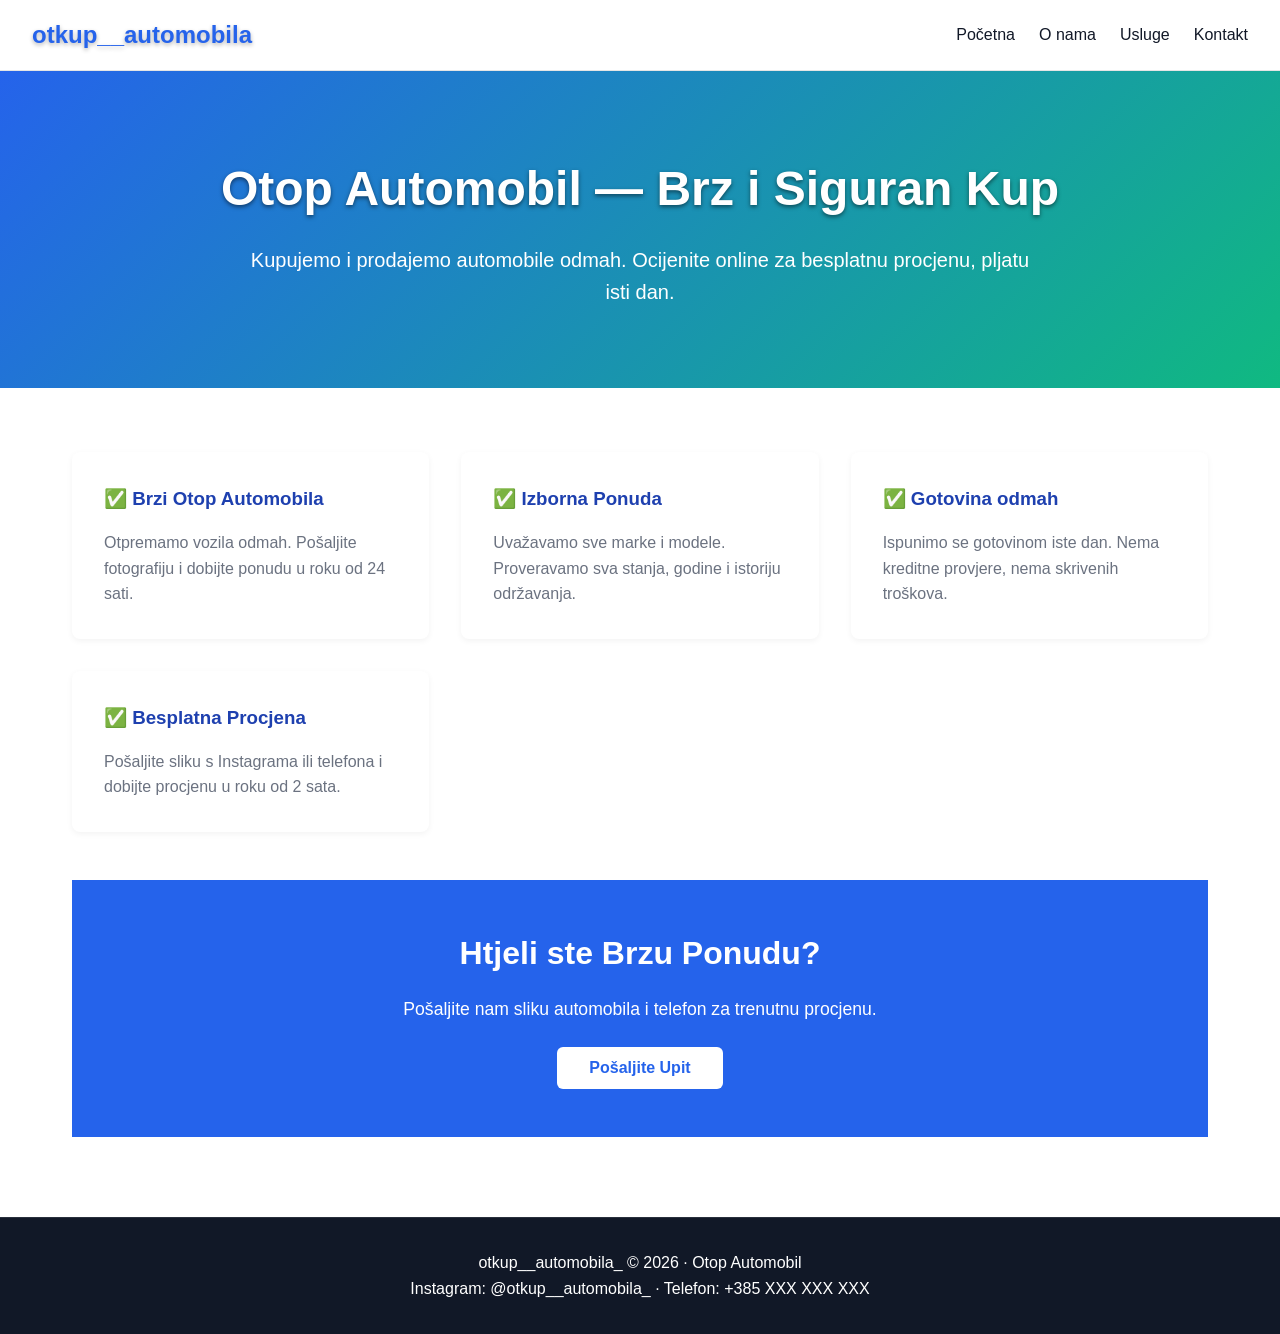
<file: otkup-automobila-website/website/index.html>
<!DOCTYPE html>
<html lang="hr">
<head>
  <meta charset="UTF-8">
  <meta name="viewport" content="width=device-width, initial-scale=1.0">
  <title>otkup__automobila_ — Otop Automobil - Kupujemo, Prodajemo</title>
  <link rel="stylesheet" href="style.css">
  <style>
    * { box-sizing: border-box; margin: 0; padding: 0; }
    :root {
      --primary: #2563eb; --primary-d: #1e40af;
      --accent: #10b981; --accent-l: #d1fae5;
      --bg: #ffffff; --surface: #f9fafb;
      --text: #111827; --text-soft: #6b7280;
      --line: rgba(0,0,0,0.1); --white: #FFFFFF;
    }
    body { font-family: 'Inter', sans-serif; background: var(--bg); color: var(--text); line-height: 1.6; }
    .site-nav { background: var(--white); border-bottom: 1px solid var(--line); padding: 1rem 2rem; display: flex; justify-content: space-between; align-items: center; }
    .site-nav .logo { font-weight: 900; font-size: 1.5rem; color: var(--primary); }
    .site-nav .nav-links { display: flex; gap: 1.5rem; }
    .site-nav .nav-links a { text-decoration: none; color: var(--text); font-weight: 500; }
    .site-nav .nav-links a:hover { color: var(--primary); }
    .hero { background: linear-gradient(135deg, var(--primary), var(--accent)); color: var(--white); padding: 5rem 2rem; text-align: center; }
    .hero h1 { font-size: 3rem; margin-bottom: 1rem; }
    .hero p { font-size: 1.25rem; max-width: 800px; margin: 0 auto; }
    .page-header { background: var(--surface); padding: 3rem 2rem; text-align: center; }
    .page-header h1 { font-size: 2.5rem; color: var(--primary); margin-bottom: 0.5rem; }
    .page-header p { color: var(--text-soft); font-size: 1.1rem; }
    .container { max-width: 1200px; margin: 0 auto; padding: 2rem; }
    .services-grid { display: grid; grid-template-columns: repeat(auto-fit, minmax(280px, 1fr)); gap: 2rem; margin-top: 2rem; }
    .service-card { background: var(--white); border-radius: 8px; padding: 2rem; box-shadow: 0 2px 6px rgba(0,0,0,0.05); }
    .service-card h3 { color: var(--primary-d); margin-bottom: 1rem; }
    .service-card p { color: var(--text-soft); }
    .cta { background: var(--primary); color: var(--white); padding: 3rem 2rem; text-align: center; margin-top: 3rem; }
    .cta h2 { font-size: 2rem; margin-bottom: 1rem; }
    .cta p { font-size: 1.1rem; margin-bottom: 1.5rem; }
    .cta-btn { background: var(--white); color: var(--primary); border: none; padding: 0.75rem 2rem; font-size: 1rem; font-weight: 600; border-radius: 6px; cursor: pointer; }
    .cta-btn:hover { background: var(--accent-l); }
    .contact-form { max-width: 600px; margin: 2rem auto; }
    .form-row { display: flex; gap: 1rem; margin-bottom: 1rem; }
    .form-group { flex: 1; }
    .form-group label { display: block; margin-bottom: 0.5rem; font-weight: 500; }
    .form-group input, .form-group select, .form-group textarea { width: 100%; padding: 0.75rem; border: 1px solid var(--line); border-radius: 4px; }
    .form-group textarea { min-height: 120px; resize: vertical; }
    .form-submit { background: var(--primary); color: var(--white); border: none; padding: 1rem 2rem; border-radius: 6px; font-size: 1rem; cursor: pointer; width: 100%; }
    .form-submit:hover { background: var(--primary-d); }
    footer { background: var(--text); color: var(--white); padding: 2rem; text-align: center; margin-top: 3rem; }
    .reveal { opacity: 0; transform: translateY(20px); transition: all 0.6s ease; }
    .reveal.visible { opacity: 1; transform: translateY(0); }
    @media (max-width: 900px) {
      .site-nav { flex-direction: column; gap: 1rem; }
      .hero h1 { font-size: 2.5rem; }
      .form-row { flex-direction: column; }
    }
  </style>
</head>
<body>
  <nav class="site-nav">
    <div class="logo">otkup__automobila</div>
    <div class="nav-links">
      <a href="index.html">Početna</a>
      <a href="o-nama.html">O nama</a>
      <a href="usluge.html">Usluge</a>
      <a href="kontakt.html">Kontakt</a>
    </div>
  </nav>

  <header class="hero reveal">
    <h1>Otop Automobil — Brz i Siguran Kup</h1>
    <p>Kupujemo i prodajemo automobile odmah. Ocijenite online za besplatnu procjenu, pljatu isti dan.</p>
  </header>

  <main class="container">
    <section class="services reveal">
      <div class="services-grid">
        <div class="service-card reveal">
          <h3>✅ Brzi Otop Automobila</h3>
          <p>Otpremamo vozila odmah. Pošaljite fotografiju i dobijte ponudu u roku od 24 sati.</p>
        </div>
        <div class="service-card reveal">
          <h3>✅ Izborna Ponuda</h3>
          <p>Uvažavamo sve marke i modele. Proveravamo sva stanja, godine i istoriju održavanja.</p>
        </div>
        <div class="service-card reveal">
          <h3>✅ Gotovina odmah</h3>
          <p>Ispunimo se gotovinom iste dan. Nema kreditne provjere, nema skrivenih troškova.</p>
        </div>
        <div class="service-card reveal">
          <h3>✅ Besplatna Procjena</h3>
          <p>Pošaljite sliku s Instagrama ili telefona i dobijte procjenu u roku od 2 sata.</p>
        </div>
      </div>
    </section>

    <section class="cta reveal">
      <h2>Htjeli ste Brzu Ponudu?</h2>
      <p>Pošaljite nam sliku automobila i telefon za trenutnu procjenu.</p>
      <button class="cta-btn" onclick="document.querySelector('#kontakt').scrollIntoView({behavior:'smooth'});">Pošaljite Upit</button>
    </section>
  </main>

  <footer id="kontakt">
    <p>otkup__automobila_ &copy; 2026 · Otop Automobil</p>
    <p>Instagram: @otkup__automobila_ · Telefon: +385 XXX XXX XXX</p>
  </footer>

  <script>
    const observer = new IntersectionObserver((entries) => {
      entries.forEach(entry => {
        if (entry.isIntersecting) {
          entry.target.classList.add('visible');
        }
      });
    }, { threshold: 0.1 });

    document.querySelectorAll('.reveal').forEach(el => observer.observe(el));
  </script>
</body>
</html>
</file>
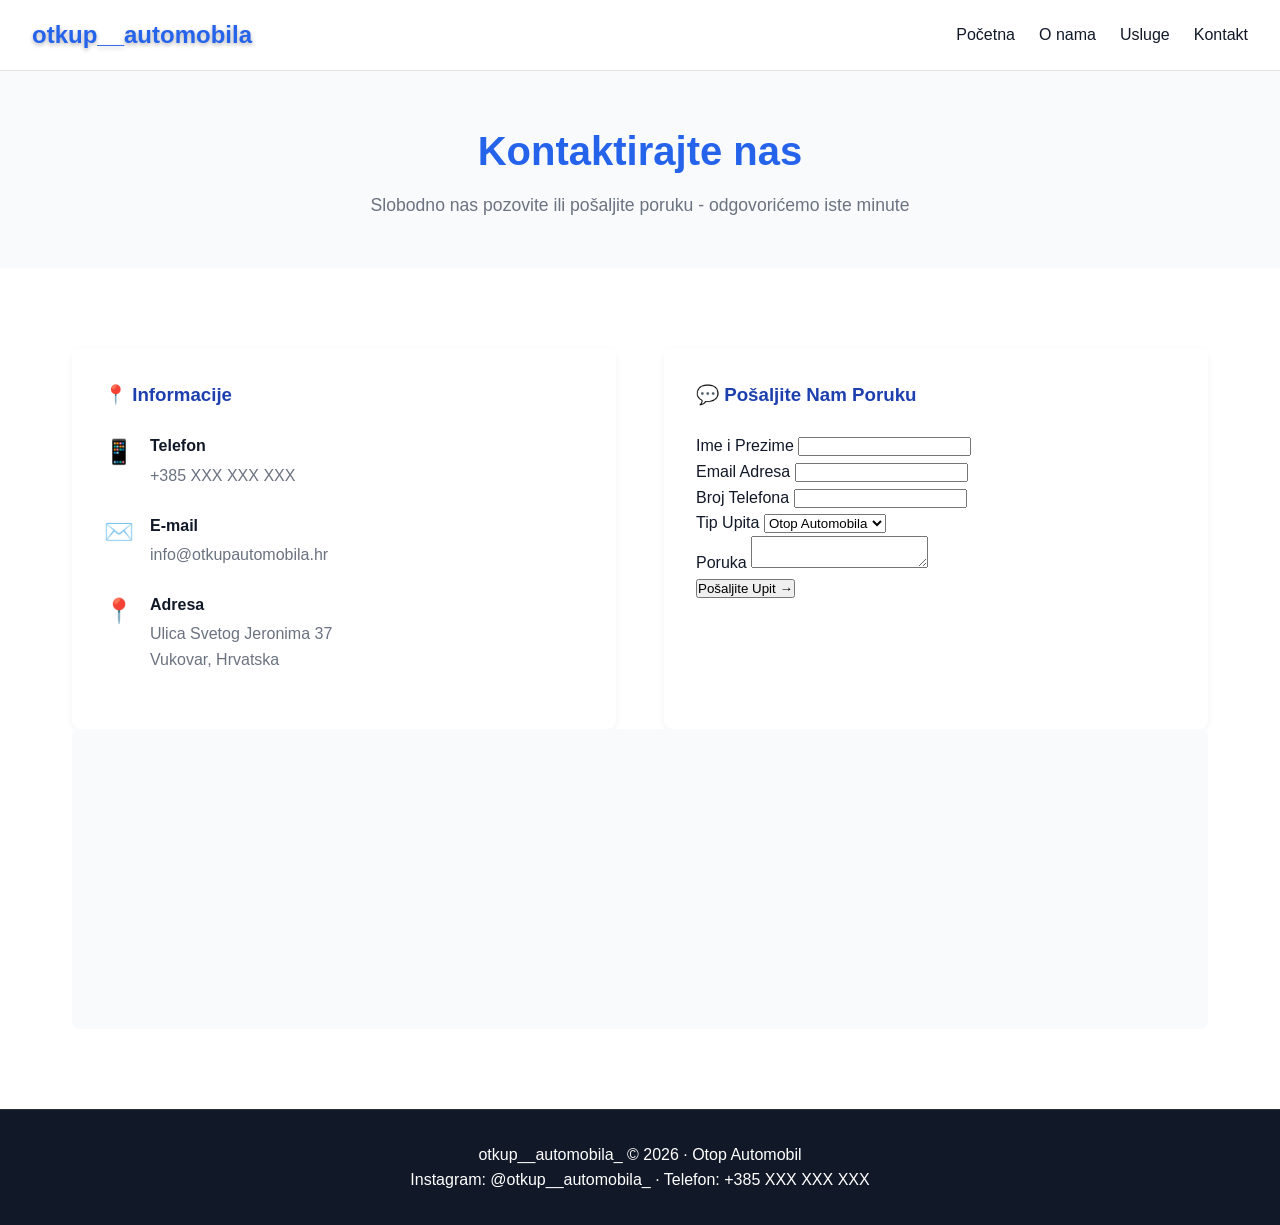
<file: otkup-automobila-website/website/kontakt.html>
<!DOCTYPE html>
<html lang="hr">
<head>
  <meta charset="UTF-8">
  <meta name="viewport" content="width=device-width, initial-scale=1.0">
  <title>Kontakt - otkup__automobila_</title>
  <link rel="stylesheet" href="style.css">
  <style>
    * { box-sizing: border-box; margin: 0; padding: 0; }
    :root {
      --primary: #2563eb; --primary-d: #1e40af;
      --accent: #10b981; --accent-l: #d1fae5;
      --bg: #ffffff; --surface: #f9fafb;
      --text: #111827; --text-soft: #6b7280;
      --line: rgba(0,0,0,0.1); --white: #FFFFFF;
    }
    body { font-family: 'Inter', sans-serif; background: var(--bg); color: var(--text); line-height: 1.6; }
    .site-nav { background: var(--white); border-bottom: 1px solid var(--line); padding: 1rem 2rem; display: flex; justify-content: space-between; align-items: center; }
    .site-nav .logo { font-weight: 900; font-size: 1.5rem; color: var(--primary); }
    .site-nav .nav-links { display: flex; gap: 1.5rem; }
    .site-nav .nav-links a { text-decoration: none; color: var(--text); font-weight: 500; }
    .site-nav .nav-links a:hover { color: var(--primary); }
    .page-header { background: var(--surface); padding: 3rem 2rem; text-align: center; }
    .page-header h1 { font-size: 2.5rem; color: var(--primary); margin-bottom: 0.5rem; }
    .page-header p { color: var(--text-soft); font-size: 1.1rem; }
    .container { max-width: 1200px; margin: 0 auto; padding: 2rem; }
    .contact-grid { display: grid; grid-template-columns: repeat(auto-fit, minmax(300px, 1fr)); gap: 3rem; margin-top: 3rem; }
    .contact-info { background: var(--white); padding: 2rem; border-radius: 8px; box-shadow: 0 2px 6px rgba(0,0,0,0.05); }
    .contact-info h3 { color: var(--primary-d); margin-bottom: 1.5rem; }
    .info-item { display: flex; align-items: flex-start; gap: 1rem; margin-bottom: 1.5rem; }
    .info-item .icon { font-size: 1.5rem; }
    .info-item .text strong { display: block; margin-bottom: 0.25rem; }
    .info-item .text p { color: var(--text-soft); }
    .map { height: 300px; background: var(--surface); border-radius: 8px; }
    footer { background: var(--text); color: var(--white); padding: 2rem; text-align: center; margin-top: 3rem; }
    .reveal { opacity: 0; transform: translateY(20px); transition: all 0.6s ease; }
    .reveal.visible { opacity: 1; transform: translateY(0); }
    @media (max-width: 900px) {
      .site-nav { flex-direction: column; gap: 1rem; }
    }
  </style>
</head>
<body>
  <nav class="site-nav">
    <div class="logo">otkup__automobila</div>
    <div class="nav-links">
      <a href="index.html">Početna</a>
      <a href="o-nama.html">O nama</a>
      <a href="usluge.html">Usluge</a>
      <a href="kontakt.html">Kontakt</a>
    </div>
  </nav>

  <header class="page-header reveal">
    <h1>Kontaktirajte nas</h1>
    <p>Slobodno nas pozovite ili pošaljite poruku - odgovorićemo iste minute</p>
  </header>

  <main class="container">
    <section class="contact-grid reveal">
      <div class="contact-info reveal">
        <h3>📍 Informacije</h3>
        <div class="info-item">
          <div class="icon">📱</div>
          <div class="text">
            <strong>Telefon</strong>
            <p>+385 XXX XXX XXX</p>
          </div>
        </div>
        <div class="info-item">
          <div class="icon">✉️</div>
          <div class="text">
            <strong>E-mail</strong>
            <p>info@otkupautomobila.hr</p>
          </div>
        </div>
        <div class="info-item">
          <div class="icon">📍</div>
          <div class="text">
            <strong>Adresa</strong>
            <p>Ulica Svetog Jeronima 37<br>Vukovar, Hrvatska</p>
          </div>
        </div>
      </div>

      <div class="contact-info reveal">
        <h3>💬 Pošaljite Nam Poruku</h3>
        <form class="contact-form" action="https://formspree.io/f/xldjylpy" method="POST">
          <div class="form-row">
            <div class="form-group">
              <label for="name">Ime i Prezime</label>
              <input type="text" id="name" name="name" required>
            </div>
            <div class="form-group">
              <label for="email">Email Adresa</label>
              <input type="email" id="email" name="email" required>
            </div>
          </div>
          <div class="form-group">
            <label for="phone">Broj Telefona</label>
            <input type="tel" id="phone" name="phone">
          </div>
          <div class="form-group">
            <label for="type">Tip Upita</label>
            <select id="type" name="type">
              <option value="Otop Automobil">Otop Automobila</option>
              <option value="Prodaja">Prodaja</option>
              <option value="Financiranje">Financiranje</option>
              <option value="Drugo">Drugo</option>
            </select>
          </div>
          <div class="form-group">
            <label for="message">Poruka</label>
            <textarea id="message" name="message" required></textarea>
          </div>
          <button type="submit" class="form-submit">Pošaljite Upit →</button>
        </form>
      </div>
    </section>

    <section class="reveal">
      <div class="map reveal"></div>
    </section>
  </main>

  <footer>
    <p>otkup__automobila_ &copy; 2026 · Otop Automobil</p>
    <p>Instagram: @otkup__automobila_ · Telefon: +385 XXX XXX XXX</p>
  </footer>

  <script>
    const observer = new IntersectionObserver((entries) => {
      entries.forEach(entry => {
        if (entry.isIntersecting) {
          entry.target.classList.add('visible');
          observer.unobserve(entry.target);
        }
      });
    }, { threshold: 0.1 });

    document.querySelectorAll('.reveal').forEach(el => observer.observe(el));
  </script>
</body>
</html>
</file>
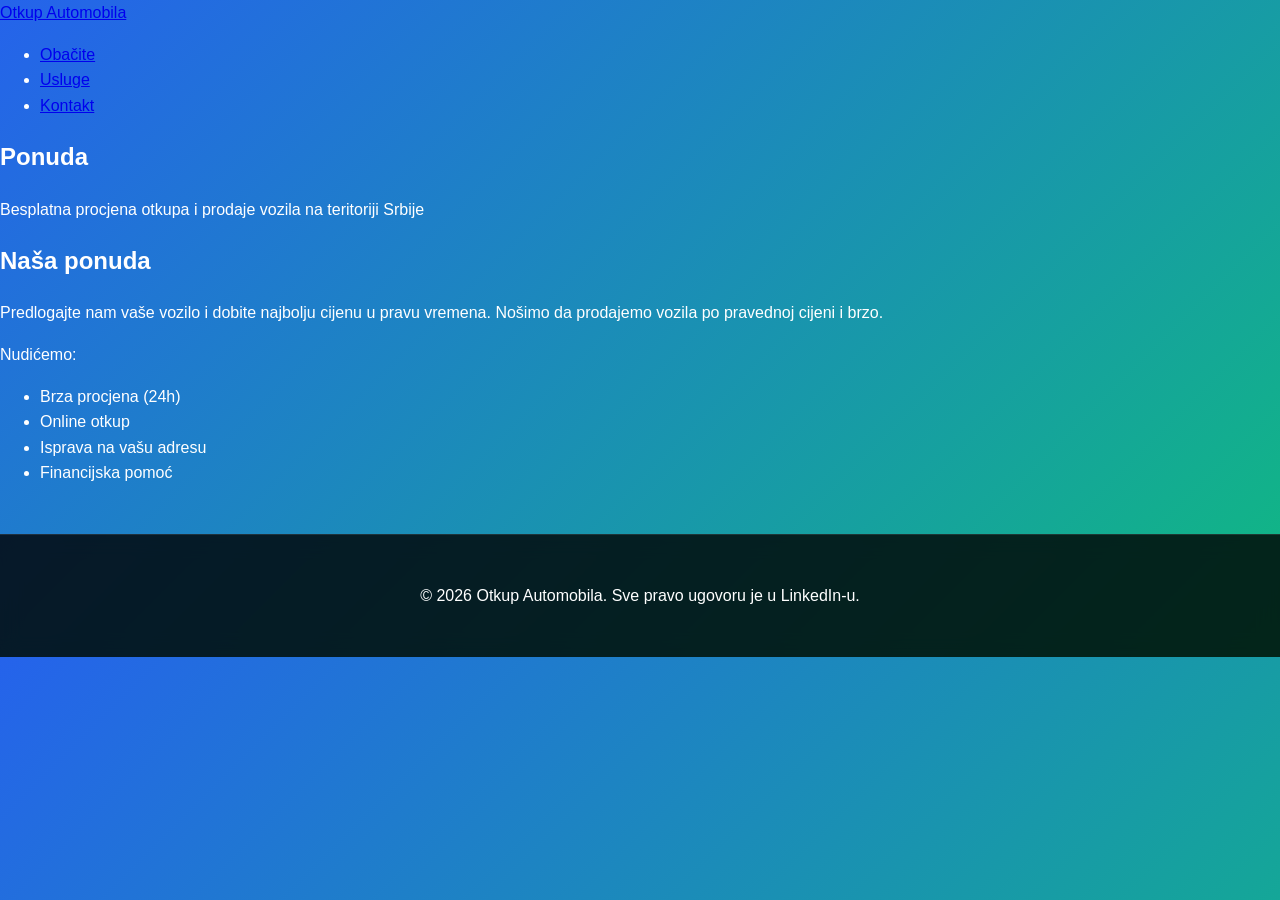
<file: otkup-automobila-website/website/ponuda.html>
<!DOCTYPE html>
<html lang="hr">
<head>
  <meta charset="UTF-8">
  <meta name="viewport" content="width=device-width, initial-scale=1.0">
  <title>Otpuskautomobila - Ponuda</title>
  <link rel="icon" href="data:image/svg+xml,<svg xmlns='http://www.w3.org/2000/svg' width='32' height='32'><rect fill='#e94560' width='32' height='32'/><text x='16' y='13' text-anchor='middle' fill='white' font-size='14'>OA</text></svg>" />
  <link rel="stylesheet" href="style.css">
</head>
<body>
  <nav class="navbar">
    <div class="nav-container">
      <a href="#" class="logo">Otkup Automobila</a>
      <ul class="nav-links">
        <li><a href="#">Obačite</a></li>
        <li><a href="#usluge">Usluge</a></li>
        <li><a href="#contact">Kontakt</a></li>
      </ul>
    </div>
  </nav>

  <section class="page-header">
    <h1>Ponuda</h1>
    <p>Besplatna procjena otkupa i prodaje vozila na teritoriji Srbije</p>
  </section>

  <main class="content">
    <div class="card">
      <h2>Naša ponuda</h2>
      <p>Predlogajte nam vaše vozilo i dobite najbolju cijenu u pravu vremena. Nošimo da prodajemo vozila po pravednoj cijeni i brzo.</p>
      <p>Nudićemo:</p>
      <ul>
        <li>Brza procjena (24h)</li>
        <li>Online otkup</li>
        <li>Isprava na vašu adresu</li>
        <li>Financijska pomoć</li>
      </ul>
    </div>
  </main>

  <footer class="footer">
    <p>&copy; 2026 Otkup Automobila. Sve pravo ugovoru je u LinkedIn-u.</p>
  </footer>
</body>
</html>
</file>
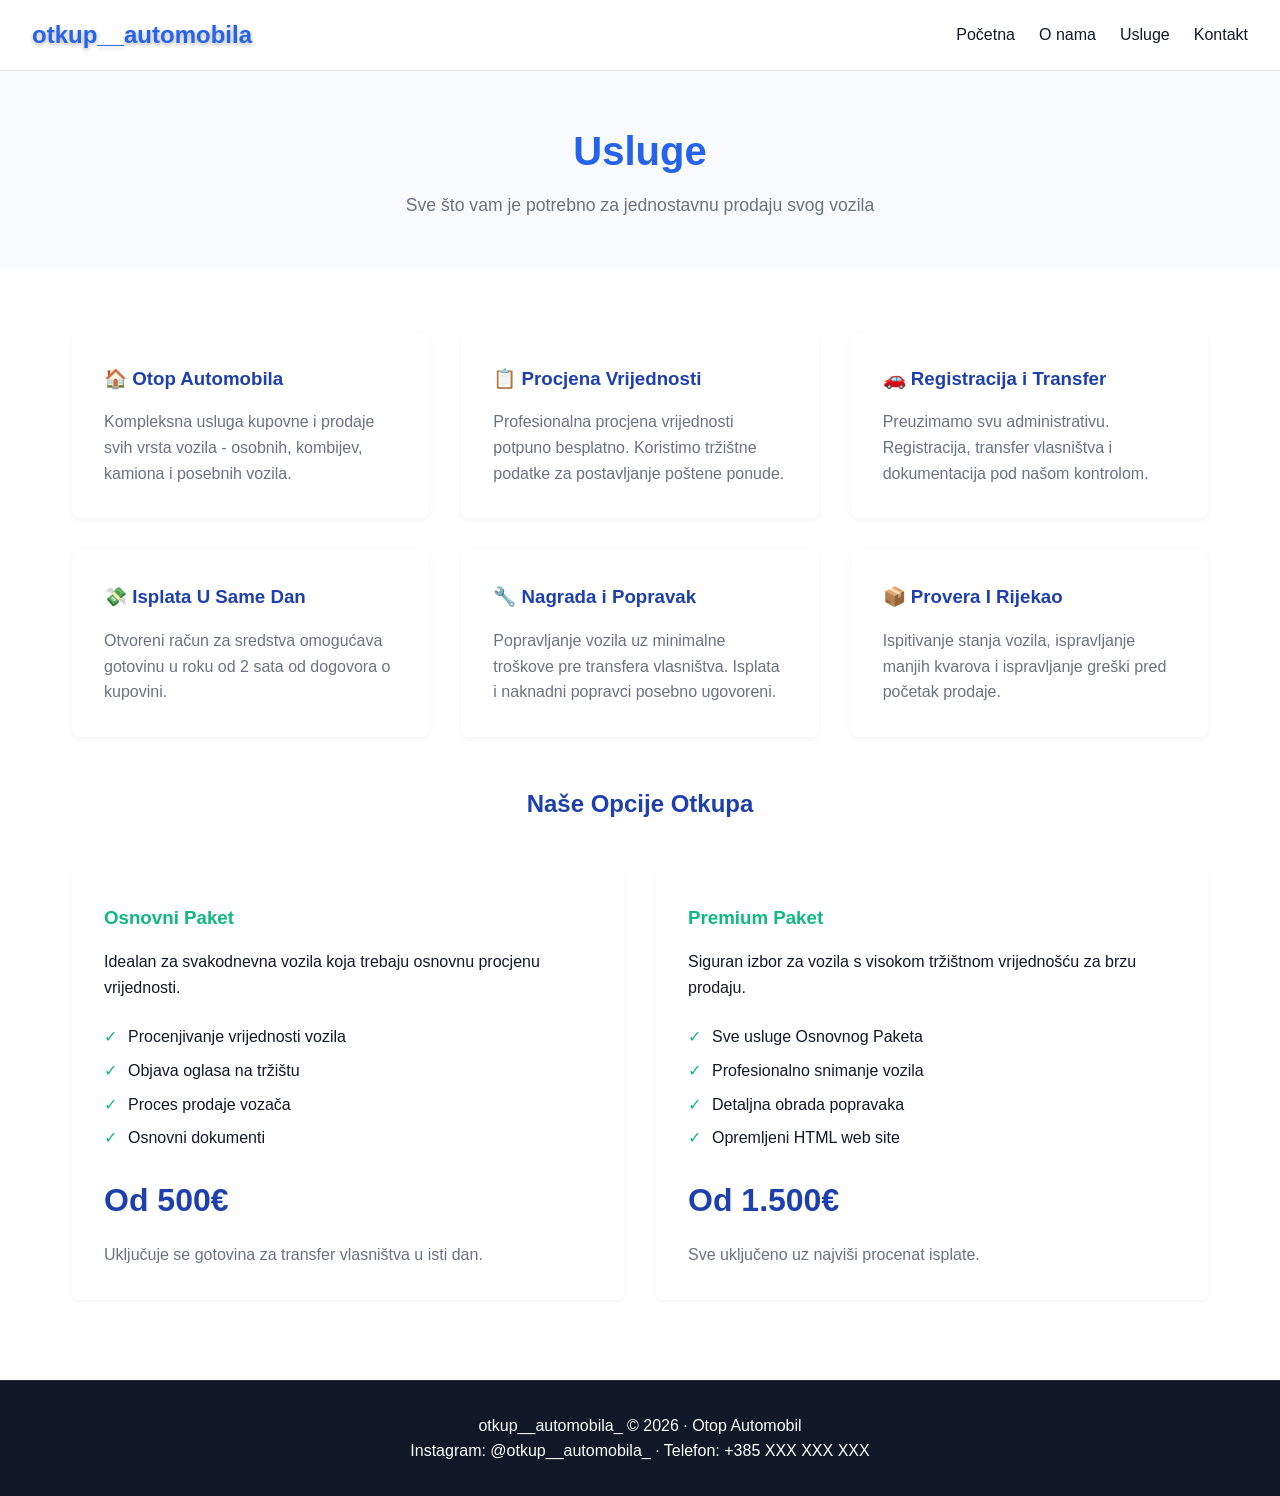
<file: otkup-automobila-website/website/usluge.html>
<!DOCTYPE html>
<html lang="hr">
<head>
  <meta charset="UTF-8">
  <meta name="viewport" content="width=device-width, initial-scale=1.0">
  <title>Usluge - otkup__automobila_</title>
  <link rel="stylesheet" href="style.css">
  <style>
    * { box-sizing: border-box; margin: 0; padding: 0; }
    :root {
      --primary: #2563eb; --primary-d: #1e40af;
      --accent: #10b981; --accent-l: #d1fae5;
      --bg: #ffffff; --surface: #f9fafb;
      --text: #111827; --text-soft: #6b7280;
      --line: rgba(0,0,0,0.1); --white: #FFFFFF;
    }
    body { font-family: 'Inter', sans-serif; background: var(--bg); color: var(--text); line-height: 1.6; }
    .site-nav { background: var(--white); border-bottom: 1px solid var(--line); padding: 1rem 2rem; display: flex; justify-content: space-between; align-items: center; }
    .site-nav .logo { font-weight: 900; font-size: 1.5rem; color: var(--primary); }
    .site-nav .nav-links { display: flex; gap: 1.5rem; }
    .site-nav .nav-links a { text-decoration: none; color: var(--text); font-weight: 500; }
    .site-nav .nav-links a:hover { color: var(--primary); }
    .page-header { background: var(--surface); padding: 3rem 2rem; text-align: center; }
    .page-header h1 { font-size: 2.5rem; color: var(--primary); margin-bottom: 0.5rem; }
    .page-header p { color: var(--text-soft); font-size: 1.1rem; }
    .container { max-width: 1200px; margin: 0 auto; padding: 2rem; }
    .services-grid { display: grid; grid-template-columns: repeat(auto-fit, minmax(280px, 1fr)); gap: 2rem; margin-top: 2rem; }
    .service-card { background: var(--white); border-radius: 8px; padding: 2rem; box-shadow: 0 2px 6px rgba(0,0,0,0.05); }
    .service-card h3 { color: var(--primary-d); margin-bottom: 1rem; }
    .service-card p { color: var(--text-soft); }
    .pricing { display: grid; grid-template-columns: repeat(auto-fit, minmax(300px, 1fr)); gap: 2rem; margin-top: 3rem; }
    .price-card { background: var(--white); padding: 2rem; border-radius: 8px; box-shadow: 0 2px 6px rgba(0,0,0,0.05); }
    .price-card h3 { color: var(--accent); margin-bottom: 1rem; }
    .price { font-size: 2rem; font-weight: 900; color: var(--primary-d); margin: 1rem 0; }
    .features { list-style: none; margin: 1.5rem 0; }
    .features li { padding-left: 1.5rem; margin-bottom: 0.5rem; position: relative; }
    .features li::before { content: "✓"; position: absolute; left: 0; color: var(--accent); }
    footer { background: var(--text); color: var(--white); padding: 2rem; text-align: center; margin-top: 3rem; }
    .reveal { opacity: 0; transform: translateY(20px); transition: all 0.6s ease; }
    .reveal.visible { opacity: 1; transform: translateY(0); }
    @media (max-width: 900px) {
      .site-nav { flex-direction: column; gap: 1rem; }
    }
  </style>
</head>
<body>
  <nav class="site-nav">
    <div class="logo">otkup__automobila</div>
    <div class="nav-links">
      <a href="index.html">Početna</a>
      <a href="o-nama.html">O nama</a>
      <a href="usluge.html">Usluge</a>
      <a href="kontakt.html">Kontakt</a>
    </div>
  </nav>

  <header class="page-header reveal">
    <h1>Usluge</h1>
    <p>Sve što vam je potrebno za jednostavnu prodaju svog vozila</p>
  </header>

  <main class="container">
    <section class="services-grid reveal">
      <div class="service-card reveal">
        <h3>🏠 Otop Automobila</h3>
        <p>Kompleksna usluga kupovne i prodaje svih vrsta vozila - osobnih, kombijev, kamiona i posebnih vozila.</p>
      </div>
      <div class="service-card reveal">
        <h3>📋 Procjena Vrijednosti</h3>
        <p>Profesionalna procjena vrijednosti potpuno besplatno. Koristimo tržištne podatke za postavljanje poštene ponude.</p>
      </div>
      <div class="service-card reveal">
        <h3>🚗 Registracija i Transfer</h3>
        <p>Preuzimamo svu administrativu. Registracija, transfer vlasništva i dokumentacija pod našom kontrolom.</p>
      </div>
      <div class="service-card reveal">
        <h3>💸 Isplata U Same Dan</h3>
        <p>Otvoreni račun za sredstva omogućava gotovinu u roku od 2 sata od dogovora o kupovini.</p>
      </div>
      <div class="service-card reveal">
        <h3>🔧 Nagrada i Popravak</h3>
        <p>Popravljanje vozila uz minimalne troškove pre transfera vlasništva. Isplata i naknadni popravci posebno ugovoreni.</p>
      </div>
      <div class="service-card reveal">
        <h3>📦 Provera I Rijekao</h3>
        <p>Ispitivanje stanja vozila, ispravljanje manjih kvarova i ispravljanje greški pred početak prodaje.</p>
      </div>
    </section>

    <section class="reveal">
      <h2 style="text-align: center; color: var(--primary-d); margin: 3rem 0 1rem;">Naše Opcije Otkupa</h2>
      <div class="pricing reveal">
        <div class="price-card reveal">
          <h3>Osnovni Paket</h3>
          <p>Idealan za svakodnevna vozila koja trebaju osnovnu procjenu vrijednosti.</p>
          <ul class="features">
            <li>Procenjivanje vrijednosti vozila</li>
            <li>Objava oglasa na tržištu</li>
            <li>Proces prodaje vozača</li>
            <li>Osnovni dokumenti</li>
          </ul>
          <div class="price">Od 500€</div>
          <p style="color: var(--text-soft);">Uključuje se gotovina za transfer vlasništva u isti dan.</p>
        </div>
        <div class="price-card reveal">
          <h3>Premium Paket</h3>
          <p>Siguran izbor za vozila s visokom tržištnom vrijednošću za brzu prodaju.</p>
          <ul class="features">
            <li>Sve usluge Osnovnog Paketa</li>
            <li>Profesionalno snimanje vozila</li>
            <li>Detaljna obrada popravaka</li>
            <li>Opremljeni HTML web site</li>
          </ul>
          <div class="price">Od 1.500€</div>
          <p style="color: var(--text-soft);">Sve uključeno uz najviši procenat isplate.</p>
        </div>
      </div>
    </section>
  </main>

  <footer>
    <p>otkup__automobila_ &copy; 2026 · Otop Automobil</p>
    <p>Instagram: @otkup__automobila_ · Telefon: +385 XXX XXX XXX</p>
  </footer>

  <script>
    const observer = new IntersectionObserver((entries) => {
      entries.forEach(entry => {
        if (entry.isIntersecting) {
          entry.target.classList.add('visible');
        }
      });
    }, { threshold: 0.1 });

    document.querySelectorAll('.reveal').forEach(el => observer.observe(el));
  </script>
</body>
</html>
</file>
<file: otkup-automobila-website/website/style.css>
body {
  font-family: 'Inter', sans-serif;
  background: linear-gradient(135deg, #2563eb, #10b981);
  color: #ffffff;
  margin: 0;
  padding: 0;
  line-height: 1.6;
}
.site-nav {
  background: rgba(255, 255, 255, 0.1);
  backdrop-filter: blur(10px);
  border-bottom: 1px solid rgba(255, 255, 255, 0.2);
  padding: 1rem 2rem;
  display: flex;
  justify-content: space-between;
  align-items: center;
  position: sticky;
  top: 0;
  z-index: 100;
}
.site-nav .logo {
  font-weight: 900;
  font-size: 1.5rem;
  color: #ffffff;
  text-shadow: 0 2px 4px rgba(0,0,0,0.3);
}
.site-nav .nav-links {
  display: flex;
  gap: 1.5rem;
}
.site-nav .nav-links a {
  text-decoration: none;
  color: rgba(255, 255, 255, 0.9);
  font-weight: 500;
}
.site-nav .nav-links a:hover {
  color: #ffffff;
  text-shadow: 0 0 10px rgba(255,255,255,0.5);
}
.hero {
  background: url('https://images.unsplash.com/photo-1560423023-5289c434a95e?auto=format&fit=crop&w=1920&h=1080') center/cover fixed;
  padding: 6rem 2rem;
  text-align: center;
  position: relative;
}
.hero::before {
  content: '';
  position: absolute;
  index: 0;
  color: #ffffff;
  padding: 5rem 2rem;
  text-align: center;
}
.hero h1 {
  font-size: 3.5rem;
  margin-bottom: 1rem;
  text-shadow: 0 2px 4px rgba(0,0,0,0.5);
}
.hero p {
  font-size: 1.25rem;
  max-width: 800px;
  margin: 0 auto;
}
.container {
  max-width: 1200px;
  margin: 0 auto;
  padding: 2rem;
  position: relative;
  z-index: 1;
}
.about {
  display: grid;
  grid-template-columns: 1fr 1fr;
  gap: 3rem;
  margin-top: 3rem;
}
.about-image {
  background: url('https://images.unsplash.com/photo-1511216043530-c184e4808b17?auto=format&fit=crop&w=800&h=600') center/cover;
  border-radius: 12px;
  box-shadow: 0 4px 20px rgba(0,0,0,0.3);
}
.about-content h2 {
  color: #ffffff;
  font-size: 2.5rem;
  margin-bottom: 1.5rem;
}
.about-content p {
  color: rgba(255, 255, 255, 0.9);
  margin-bottom: 1.5rem;
}
.values {
  display: grid;
  grid-template-columns: repeat(auto-fit, minmax(250px, 1fr));
  gap: 2rem;
  margin: 3rem 0;
}
.value-card {
  background: rgba(255, 255, 255, 0.1);
  backdrop-filter: blur(10px);
  border: 1px solid rgba(255, 255, 255, 0.2);
  padding: 2rem;
  border-radius: 12px;
  text-align: center;
  transition: transform 0.3s ease;
}
.value-card:hover {
  transform: translateY(-5px);
}
.value-card h3 {
  color: #10b981;
  margin-bottom: 1rem;
  font-size: 1.5rem;
}
.team {
  display: grid;
  grid-template-columns: repeat(auto-fit, minmax(250px, 1fr));
  gap: 2rem;
  margin: 3rem 0;
}
.team-member {
  text-align: center;
}
.team-member img {
  width: 150px;
  height: 150px;
  border-radius: 50%;
  object-fit: cover;
  margin-bottom: 1rem;
  border: 4px solid rgba(255, 255, 255, 0.3);
}
.team-member h3 {
  color: #ffffff;
  margin-bottom: 0.5rem;
}
.team-member p {
  color: rgba(255, 255, 255, 0.8);
}
footer {
  background: rgba(0, 0, 0, 0.8);
  backdrop-filter: blur(10px);
  padding: 2rem;
  text-align: center;
  margin-top: 3rem;
  border-top: 1px solid rgba(255, 255, 255, 0.1);
}
.reveal {
  opacity: 0;
  transform: translateY(30px);
  transition: all 0.8s ease;
}
.reveal.visible {
  opacity: 1;
  transform: translateY(0);
}
@media (max-width: 900px) {
  .site-nav {
    flex-direction: column;
    gap: 1rem;
  }
  .hero h1 {
    font-size: 2.5rem;
  }
  .about {
    grid-template-columns: 1fr;
  }
  .hero {
    padding: 4rem 1rem;
  }
}
</file>
